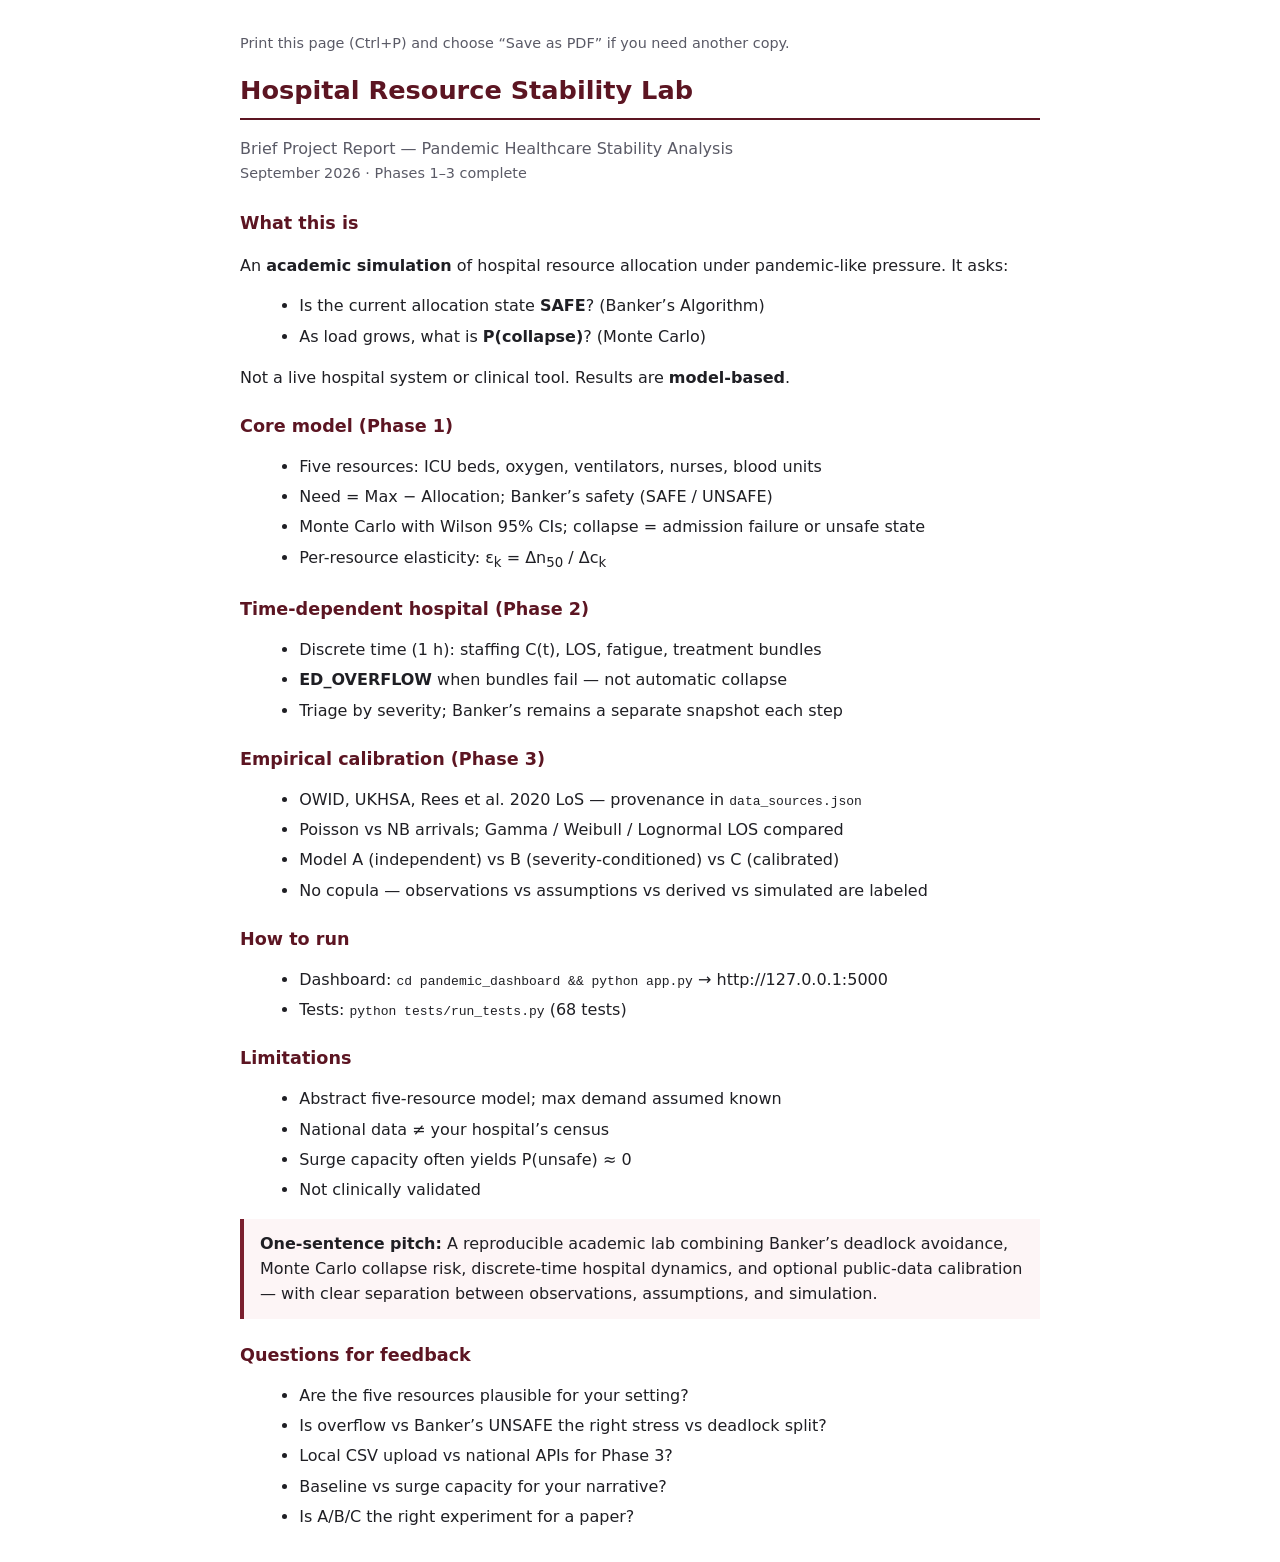
<file: docs/Project_Brief_Report.html>
<!DOCTYPE html>
<html lang="en">
<head>
  <meta charset="utf-8">
  <title>Hospital Resource Stability Lab — Brief Report</title>
  <style>
    @page { size: A4; margin: 2cm; }
    body { font-family: "Segoe UI", system-ui, sans-serif; color: #1f1f24; line-height: 1.55; max-width: 800px; margin: 2rem auto; padding: 0 1rem; }
    h1 { color: #5c1522; border-bottom: 2px solid #5c1522; padding-bottom: 0.4rem; font-size: 1.6rem; }
    h2 { color: #5c1522; font-size: 1.1rem; margin-top: 1.4rem; }
    .subtitle { color: #5a5a66; margin-bottom: 1.5rem; }
    ul { margin: 0.4rem 0 0.8rem 1.2rem; }
    li { margin-bottom: 0.35rem; }
    .pitch { background: #fdf5f6; border-left: 4px solid #7a1f2e; padding: 0.8rem 1rem; margin: 1rem 0; }
    .meta { font-size: 0.9rem; color: #5a5a66; }
    @media print { body { margin: 0; max-width: none; } .no-print { display: none; } }
  </style>
</head>
<body>
  <p class="no-print meta">Print this page (Ctrl+P) and choose &ldquo;Save as PDF&rdquo; if you need another copy.</p>

  <h1>Hospital Resource Stability Lab</h1>
  <p class="subtitle">Brief Project Report — Pandemic Healthcare Stability Analysis<br>
  <span class="meta">September 2026 · Phases 1–3 complete</span></p>

  <h2>What this is</h2>
  <p>An <strong>academic simulation</strong> of hospital resource allocation under pandemic-like pressure. It asks:</p>
  <ul>
    <li>Is the current allocation state <strong>SAFE</strong>? (Banker&rsquo;s Algorithm)</li>
    <li>As load grows, what is <strong>P(collapse)</strong>? (Monte Carlo)</li>
  </ul>
  <p>Not a live hospital system or clinical tool. Results are <strong>model-based</strong>.</p>

  <h2>Core model (Phase 1)</h2>
  <ul>
    <li>Five resources: ICU beds, oxygen, ventilators, nurses, blood units</li>
    <li>Need = Max &minus; Allocation; Banker&rsquo;s safety (SAFE / UNSAFE)</li>
    <li>Monte Carlo with Wilson 95% CIs; collapse = admission failure or unsafe state</li>
    <li>Per-resource elasticity: &epsilon;<sub>k</sub> = &Delta;n<sub>50</sub> / &Delta;c<sub>k</sub></li>
  </ul>

  <h2>Time-dependent hospital (Phase 2)</h2>
  <ul>
    <li>Discrete time (1 h): staffing C(t), LOS, fatigue, treatment bundles</li>
    <li><strong>ED_OVERFLOW</strong> when bundles fail — not automatic collapse</li>
    <li>Triage by severity; Banker&rsquo;s remains a separate snapshot each step</li>
  </ul>

  <h2>Empirical calibration (Phase 3)</h2>
  <ul>
    <li>OWID, UKHSA, Rees et al. 2020 LoS — provenance in <code>data_sources.json</code></li>
    <li>Poisson vs NB arrivals; Gamma / Weibull / Lognormal LOS compared</li>
    <li>Model A (independent) vs B (severity-conditioned) vs C (calibrated)</li>
    <li>No copula — observations vs assumptions vs derived vs simulated are labeled</li>
  </ul>

  <h2>How to run</h2>
  <ul>
    <li>Dashboard: <code>cd pandemic_dashboard &amp;&amp; python app.py</code> → http://127.0.0.1:5000</li>
    <li>Tests: <code>python tests/run_tests.py</code> (68 tests)</li>
  </ul>

  <h2>Limitations</h2>
  <ul>
    <li>Abstract five-resource model; max demand assumed known</li>
    <li>National data &ne; your hospital&rsquo;s census</li>
    <li>Surge capacity often yields P(unsafe) &asymp; 0</li>
    <li>Not clinically validated</li>
  </ul>

  <div class="pitch">
    <strong>One-sentence pitch:</strong> A reproducible academic lab combining Banker&rsquo;s deadlock avoidance,
    Monte Carlo collapse risk, discrete-time hospital dynamics, and optional public-data calibration —
    with clear separation between observations, assumptions, and simulation.
  </div>

  <h2>Questions for feedback</h2>
  <ul>
    <li>Are the five resources plausible for your setting?</li>
    <li>Is overflow vs Banker&rsquo;s UNSAFE the right stress vs deadlock split?</li>
    <li>Local CSV upload vs national APIs for Phase 3?</li>
    <li>Baseline vs surge capacity for your narrative?</li>
    <li>Is A/B/C the right experiment for a paper?</li>
  </ul>
</body>
</html>
</file>
